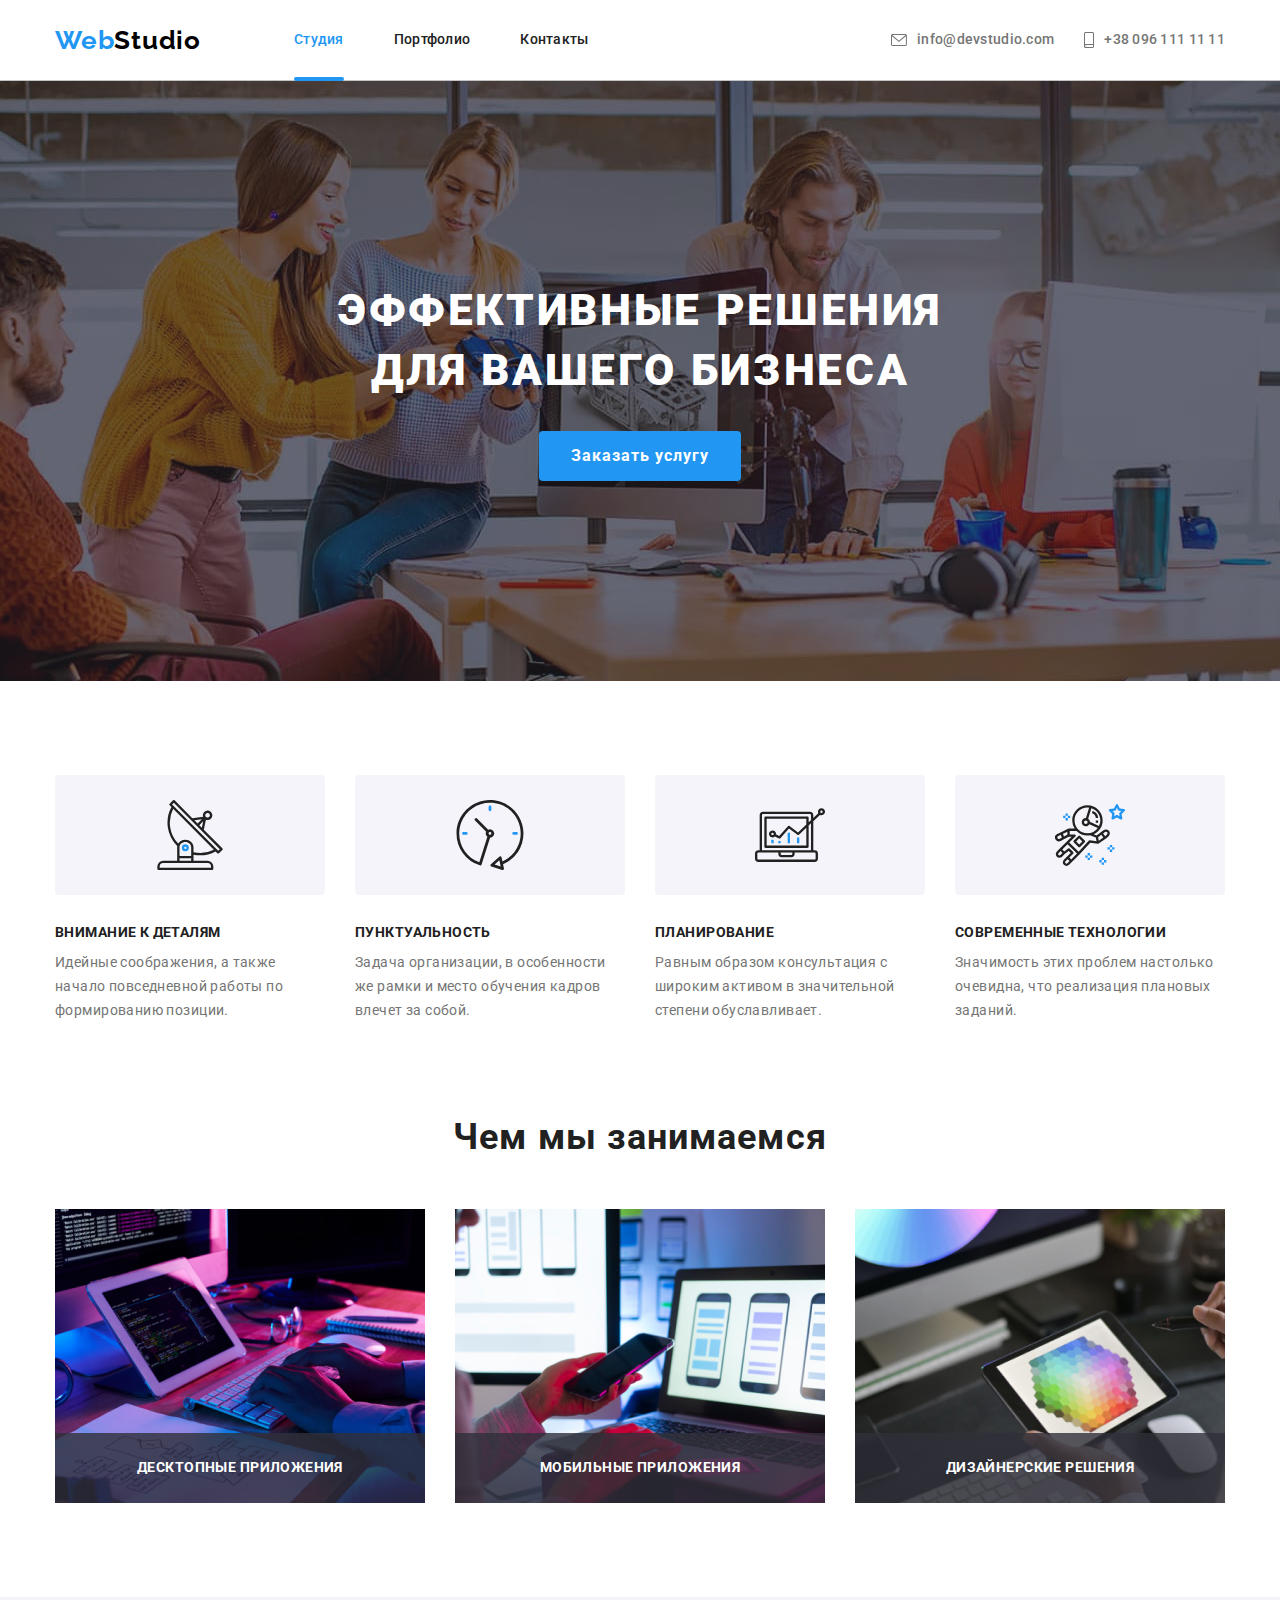
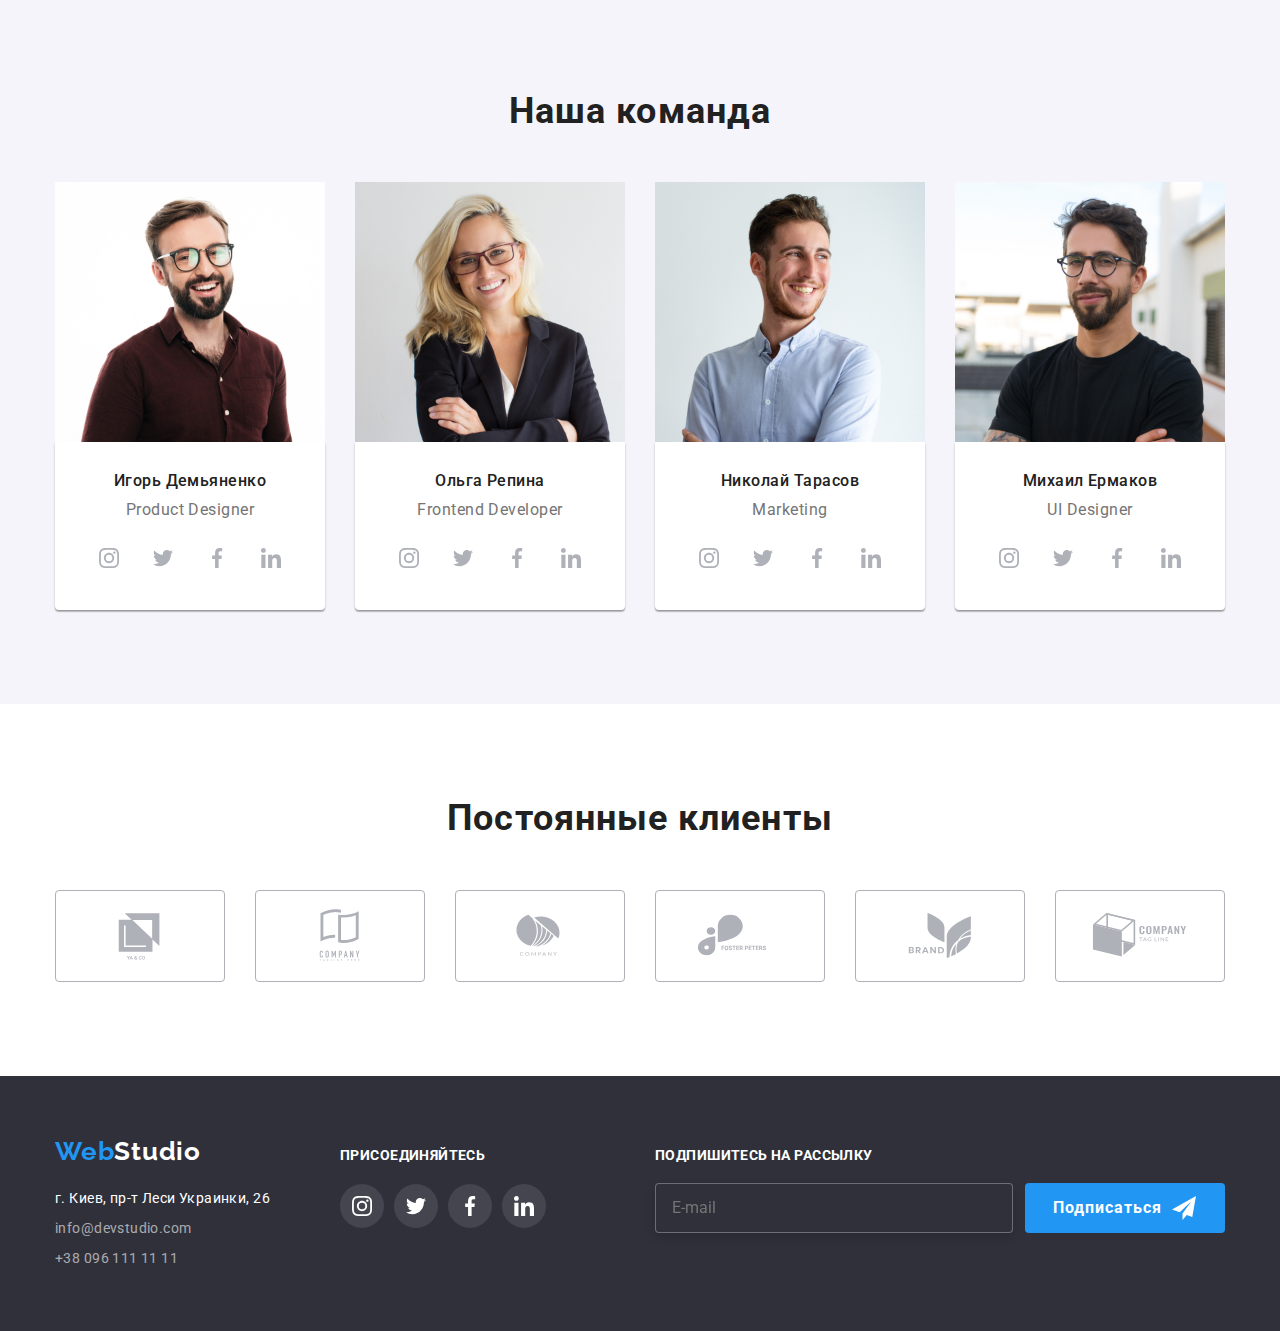
<file: index.html>
<!DOCTYPE html>
<html lang="en">
<head>
    <meta charset="UTF-8">
    <meta http-equiv="X-UA-Compatible" content="IE=edge">
    <meta name="viewport" content="width=device-width, initial-scale=1.0">
    <title>WebStudio</title>
    <link rel="stylesheet" href="https://cdnjs.cloudflare.com/ajax/libs/modern-normalize/1.0.0/modern-normalize.min.css" />
    <link rel="preconnect" href="https://fonts.googleapis.com">
    <link rel="preconnect" href="https://fonts.gstatic.com" crossorigin>
    <link href="https://fonts.googleapis.com/css2?family=Raleway:wght@700&family=Roboto:wght@400;500;700;900&display=swap" rel="stylesheet">
    <link rel="stylesheet" href="css/style.css">
</head>
<body>
    <header class="header-page">
        <div class="container">
            <nav class="navigation">
                <a  class="logo" href="./index.html" lang="en"><span>Web</span>Studio</a>
                <ul class="site-nav list">
                    <li class="nav-item item">
                        <a href="./index.html" class="link current">Студия</a>
                    </li>
                    <li class="nav-item item">
                        <a href="./portfolio.html" class="link">Портфолио</a>
                    </li>
                    <li class="nav-item item">
                        <a href="#" class="link">Контакты</a>
                    </li>
                </ul>
            </nav>
            <ul class="contact list">
                <li class="contact-item">
                    <a href="mailto:info@devstudio.com" class="link">
                        <svg class="bond" width="16" height="12">
                            <use href="./img/sprite.svg#icon-envelope"></use>
                        </svg>
                        info@devstudio.com
                    </a>
                </li>
                <li class="contact-item">
                    <a href="tel:+380961111111" class="link">
                        <svg class="bond" width="10" height="16">
                            <use href="./img/sprite.svg#icon-smartphone"></use>
                        </svg>
                        +38 096 111 11 11
                    </a>
                </li>
            </ul>
        </div>
    </header>
    <!-- Герой -->
    <main>
        <section class="post">
            <div class="container">
                <h1 class="post-title">
                    Эффективные решения <br> для вашего бизнеса
                </h1>
                <button type="button" class="post-button" data-modal-open>Заказать услугу</button>
            </div>
        </section>
        <section class="section">
            <div class="container">
                    <ul class="container-list list">
                        <li class="container-block">
                            <div class="concern">
                                <svg class="concern-icon">
                                    <use href="./img/sprite.svg#icon-antenna"></use>
                                </svg>
                            </div>   
                                <h3 class="container-title">Внимание к деталям</h3>
                                <p class="container-text">Идейные соображения, а также начало повседневной работы по формированию позиции.</p>
                        </li>
                        <li class="container-block">
                            <div class="concern">
                                <svg class="concern-icon">
                                    <use href="./img/sprite.svg#icon-clock"></use>
                                </svg>
                            </div>
                            <h3 class="container-title">Пунктуальность</h3>
                            <p class="container-text">Задача организации, в особенности же рамки и место обучения кадров влечет за собой.</p>
                        </li>
                        <li class="container-block">
                            <div class="concern">
                                <svg class="concern-icon">
                                    <use href="./img/sprite.svg#icon-diagram"></use>
                                </svg>
                            </div>
                            <h3 class="container-title">Планирование</h3>
                            <p class="container-text">Равным образом консультация с широким активом в значительной степени обуславливает.</p>
                        </li>
                        <li class="container-block">
                            <div class="concern">
                                <svg class="concern-icon">
                                    <use href="./img/sprite.svg#icon-astronaut"></use>
                                </svg>
                            </div>
                            <h3 class="container-title">Современные технологии</h3>
                            <p class="container-text">Значимость этих проблем настолько очевидна, что реализация плановых заданий.</p>
                        </li>
                    </ul>
            </div>
        </section>
        <section class="section-employment">
            <div class="container">
                <h2 class="occupation">Чем мы занимаемся</h2>
                <ul class="work list">
                    <li>
                        <div class="choice-services">
                            <img src="img/box1.jpg" alt="Event photo 1" width="370" height="294">
                            <p class="choice-services-text">Десктопные приложения</p>
                        </div>
                    </li>
                    <li>
                        <div class="choice-services">
                            <img src="img/box2.jpg" alt="Event photo 2" width="370" height="294">
                            <p class="choice-services-text">Мобильные приложения</p>
                        </div>
                    </li>
                    <li>
                        <div class="choice-services">
                            <img src="img/box3.jpg" alt="Event photo 3" width="370" height="294">
                            <p class="choice-services-text">Дизайнерские решения</p>
                        </div>
                    </li>
                </ul>
            </div>
        </section>
        <section class="section container-inner">
            <div class="container">
                <h2>Наша команда</h2>
                <ul class="team list">
                    <li>
                        <img src="img/img1.jpg" alt="Man with a beard" width="270" height="260">
                        <div class="personal-card">
                            <h3>Игорь Демьяненко</h3>
                            <p>Product Designer</p>
                            <ul class="special list">
                                <li class="social-page">
                                    <a href="#" class="social-page-icon">
                                        <svg class="icon" width="20" height="20">
                                            <use href="./img/sprite.svg#icon-instagram"></use>
                                        </svg>
                                    </a>
                                </li>
                                <li class="social-page">
                                    <a href="#" class="social-page-icon">
                                        <svg class="icon" width="20" height="20">
                                            <use href="./img/sprite.svg#icon-twitter"></use>
                                        </svg>
                                    </a>
                                </li>
                                <li class="social-page">
                                    <a href="#" class="social-page-icon">
                                        <svg class="icon" width="20" height="20">
                                            <use href="./img/sprite.svg#icon-facebook"></use>
                                        </svg>
                                    </a>
                                </li>
                                <li class="social-page">
                                    <a href="#" class="social-page-icon">
                                        <svg class="icon" width="20" height="20">
                                            <use href="./img/sprite.svg#icon-linkedin"></use>
                                        </svg>
                                    </a>
                                </li>
                            </ul>
                        </div>
                    </li>
                    <li>
                        <img src="img/img2.jpg" alt="Smiling woman" width="270" height="260">
                        <div class="personal-card">
                            <h3>Ольга Репина</h3>
                            <p>Frontend Developer</p>
                            <ul class="special list">
                                <li class="social-page">
                                    <a href="#" class="social-page-icon">
                                        <svg class="icon" width="20" height="20">
                                            <use href="./img/sprite.svg#icon-instagram"></use>
                                        </svg>
                                    </a>
                                </li>
                                <li class="social-page">
                                    <a href="#" class="social-page-icon">
                                        <svg class="icon" width="20" height="20">
                                            <use href="./img/sprite.svg#icon-twitter"></use>
                                        </svg>
                                    </a>
                                </li>
                                <li class="social-page">
                                    <a href="#" class="social-page-icon">
                                        <svg class="icon" width="20" height="20">
                                            <use href="./img/sprite.svg#icon-facebook"></use>
                                        </svg>
                                    </a>
                                </li>
                                <li class="social-page">
                                    <a href="#" class="social-page-icon">
                                        <svg class="icon" width="20" height="20">
                                            <use href="./img/sprite.svg#icon-linkedin"></use>
                                        </svg>
                                    </a>
                                </li>
                            </ul>
                        </div>
                    </li>
                    <li>
                        <img src="img/img3.jpg" alt="Man in white shirt" width="270" height="260">
                        <div class="personal-card">
                            <h3>Николай Тарасов</h3>
                            <p>Marketing</p>
                            <ul class="special list">
                                <li class="social-page">
                                    <a href="#" class="social-page-icon">
                                        <svg class="icon" width="20" height="20">
                                            <use href="./img/sprite.svg#icon-instagram"></use>
                                        </svg>
                                    </a>
                                </li>
                                <li class="social-page">
                                    <a href="#" class="social-page-icon">
                                        <svg class="icon" width="20" height="20">
                                            <use href="./img/sprite.svg#icon-twitter"></use>
                                        </svg>
                                    </a>
                                </li>
                                <li class="social-page">
                                    <a href="#" class="social-page-icon">
                                        <svg class="icon" width="20" height="20">
                                            <use href="./img/sprite.svg#icon-facebook"></use>
                                        </svg>
                                    </a>
                                </li>
                                <li class="social-page">
                                    <a href="#" class="social-page-icon">
                                        <svg class="icon" width="20" height="20">
                                            <use href="./img/sprite.svg#icon-linkedin"></use>
                                        </svg>
                                    </a>
                                </li>
                            </ul>
                        </div>
                    </li>
                    <li>
                        <img src="img/img4.jpg" alt="Sureman" width="270" height="260">
                        <div class="personal-card">
                            <h3>Михаил Ермаков</h3>
                            <p>UI Designer</p>
                            <ul class="special list">
                                <li class="social-page">
                                    <a href="#" class="social-page-icon">
                                        <svg class="icon" width="20" height="20">
                                            <use href="./img/sprite.svg#icon-instagram"></use>
                                        </svg>
                                    </a>
                                </li>
                                <li class="social-page">
                                    <a href="#" class="social-page-icon">
                                        <svg class="icon" width="20" height="20">
                                            <use href="./img/sprite.svg#icon-twitter"></use>
                                        </svg>
                                    </a>
                                </li>
                                <li class="social-page">
                                    <a href="#" class="social-page-icon">
                                        <svg class="icon" width="20" height="20">
                                            <use href="./img/sprite.svg#icon-facebook"></use>
                                        </svg>
                                    </a>
                                </li>
                                <li class="social-page">
                                    <a href="#" class="social-page-icon">
                                        <svg class="icon" width="20" height="20">
                                            <use href="./img/sprite.svg#icon-linkedin"></use>
                                        </svg>
                                    </a>
                                </li>
                            </ul>
                        </div>
                    </li>
                </ul>  
            </div>
        </section>
        <section class="section">
            <div class="container">
                <h2 class="clients">Постоянные клиенты</h2>
                <ul class="company list">
                    <li class="company-list">
                        <a href="#" class="company-icon">
                            <svg class="emblem" width="106" height="60">
                                <use href="./img/sprite.svg#icon-yaco"></use>
                            </svg>
                        </a>
                    </li>
                    <li class="company-list">
                        <a href="#" class="company-icon">
                            <svg class="emblem" width="106" height="60">
                                <use href="./img/sprite.svg#icon-tagline"></use>
                            </svg>
                        </a>
                    </li>
                    <li class="company-list">
                        <a href="#" class="company-icon">
                            <svg class="emblem" width="106" height="60">
                                <use href="./img/sprite.svg#icon-company"></use>
                            </svg>
                        </a>
                    </li>
                    <li class="company-list">
                        <a href="#" class="company-icon">
                            <svg class="emblem" width="106" height="60">
                                <use href="./img/sprite.svg#icon-foster"></use>
                            </svg>
                        </a>
                    </li>
                    <li class="company-list">
                        <a href="#" class="company-icon">
                            <svg class="emblem" width="106" height="60">
                                <use href="./img/sprite.svg#icon-brand"></use>
                            </svg>
                        </a>
                    </li>
                    <li class="company-list">
                        <a href="#" class="company-icon">
                            <svg class="emblem" width="106" height="60">
                                <use href="./img/sprite.svg#icon-tgline"></use>
                            </svg>
                        </a>
                    </li>
                </ul>
            </div>
        </section>
    </main>
    <footer class="footer-page">
        <div class="container location">
            <div>
                <a class="logo down" href="./index.html" lang="en"><span>Web</span>Studio</a>
                <address class="address">
                    <ul class="footer-contact list">
                        <li>
                            <a class="address-text" href="https://goo.gl/maps/ruB2v3rZitqbdLSk9" target="_blank">г. Киев, пр-т Леси Украинки, 26</a>
                        </li>
                        <li>
                            <a class="link" href="mailto:info@devstudio.com">info@devstudio.com</a>
                        </li>
                        <li>
                            <a class="link" href="tel:+380961111111">+38 096 111 11 11</a>
                        </li>
                    </ul>
                </address>
            </div>

            <div class="footer-conection">
                <p class="social-title">Присоединяйтесь</p>
                <ul class="footer-social list">
                    <li class="footer-social-item">
                        <a href="#" class="footer-social-page">
                            <svg class="social-icon" width="20" height="20">
                                <use href="./img/sprite.svg#icon-instagram"></use>
                            </svg>
                        </a>
                    </li>
                    <li class="footer-social-item">
                        <a href="#" class="footer-social-page">
                            <svg class="social-icon" width="20" height="20">
                                <use href="./img/sprite.svg#icon-twitter"></use>
                            </svg>
                        </a>
                    </li>
                    <li class="footer-social-item">
                        <a href="#" class="footer-social-page">
                            <svg class="social-icon" width="20" height="20">
                                <use href="./img/sprite.svg#icon-facebook"></use>
                            </svg>
                        </a>
                    </li>
                    <li class="footer-social-item">
                        <a href="#" class="footer-social-page">
                            <svg class="social-icon" width="20" height="20">
                                <use href="./img/sprite.svg#icon-linkedin"></use>
                            </svg>
                        </a>
                    </li>
                </ul>
            </div>

            <form class="subscribe-form">
                <p class="subscribe-title">Подпишитесь на рассылку</p>
                <div class="subscribe-box">
                    <label class="subscribe-form-place">
                        <input class="subscribe-form-input" type="email" name="email" id="mail" placeholder="E-mail" />
                    </label>
                    <button type="button" class="subscribe-form-button">
                        Подписаться
                        <svg class="subscribe-icon" width="24" height="24">
                            <use href="./img/sprite.svg#icon-icon-send"></use>
                        </svg>
                    </button>
                </div>
            </form>
        </div>
    </footer>
    <!-- Модальное окно -->
    <div class="backdrop is-hidden" data-modal>
        <div class="modal" role="group">
            <form class="modal-form">
                <p class="modal-title">Оставьте свои данные, мы вам перезвоним<p>
                <label class="form-field log">
                    <span class="form-field-text">Имя</span>
                    <input class="form-input" type="text" name="name" id="name" />
                    <svg class="form-icon" width="18" height="18">
                        <use href="./img/sprite.svg#icon-person-black"></use>
                    </svg>
                </label>
                <label class="form-field log">
                    <span class="form-field-text">Телефон</span>
                    <input class="form-input" type="tel" name="tel" id="tel" />
                    <svg class="form-icon" width="18" height="18">
                        <use href="./img/sprite.svg#icon-phone-black"></use>
                    </svg>
                </label>
                <label class="form-field log">
                    <span class="form-field-text">Почта</span>
                    <input class="form-input" type="email" name="email" id="email" />
                    <svg class="form-icon" width="18" height="18">
                        <use href="./img/sprite.svg#icon-email-black"></use>
                    </svg>
                </label>

                <label class="form-field way">
                    <span class="form-field-text">Комментарий</span> 
                    <textarea class="commentary" name="commentary" id="commentary" rows="10" placeholder="Введите текст"></textarea>
                </label>

                <label class="form-policy">
                    <input class="form-policy-checkbox hidden-checkbox" type="checkbox" id="policy" />
                    <span class="policy-icon"></span>
                    <span class="form-policy-text">Соглашаюсь с рассылкой и принимаю &nbsp;
                    <a class="form-policy-link" href="#">Условия договора</a></span>
                </label>

                <button class="form-button" type="submit">Отправить</button>
            </form>
            <button data-modal-close class="modal-close-button">
                <svg class="modal-close-icon" width="18" height="18">
                    <use href="./img/sprite.svg#icon-close-black"></use>
                </svg>
            </button>
        </div>
    </div>
    <script src="./js/modal.js"></script>
</body>
</html>
</file>
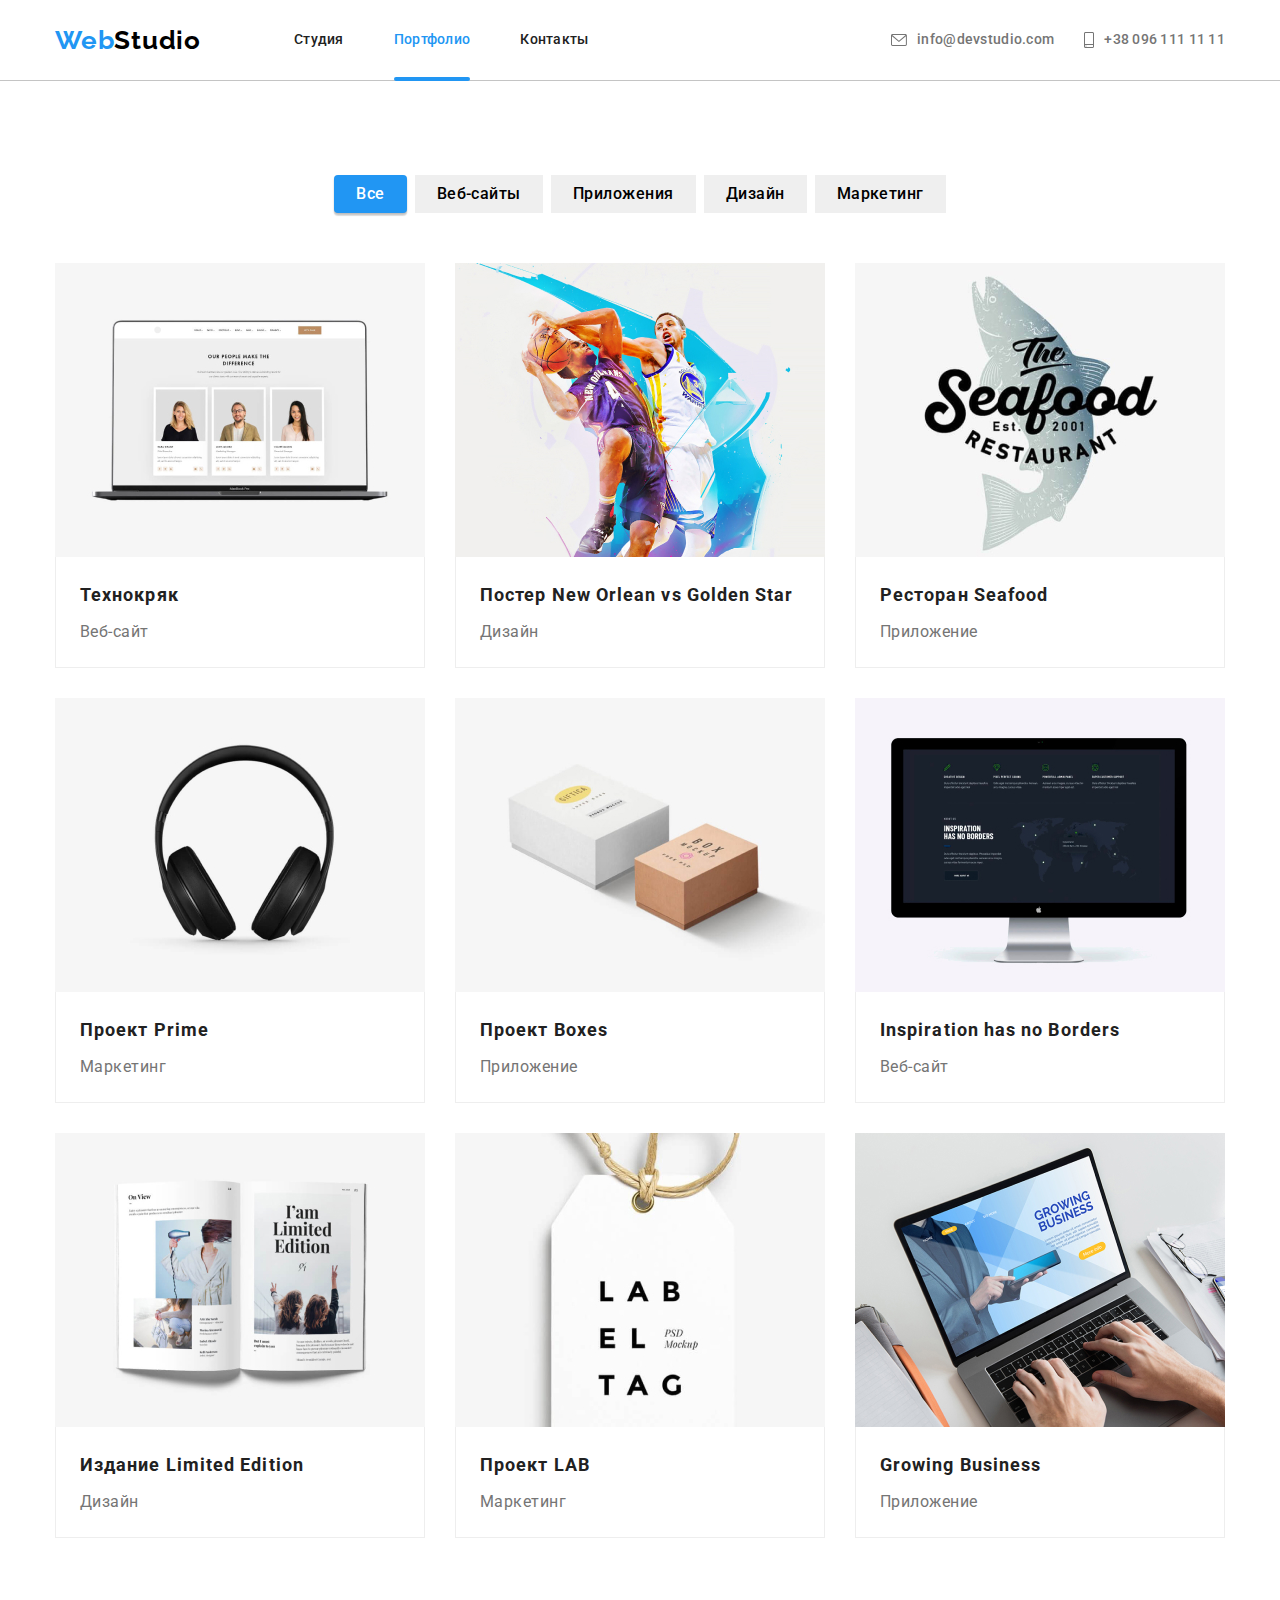
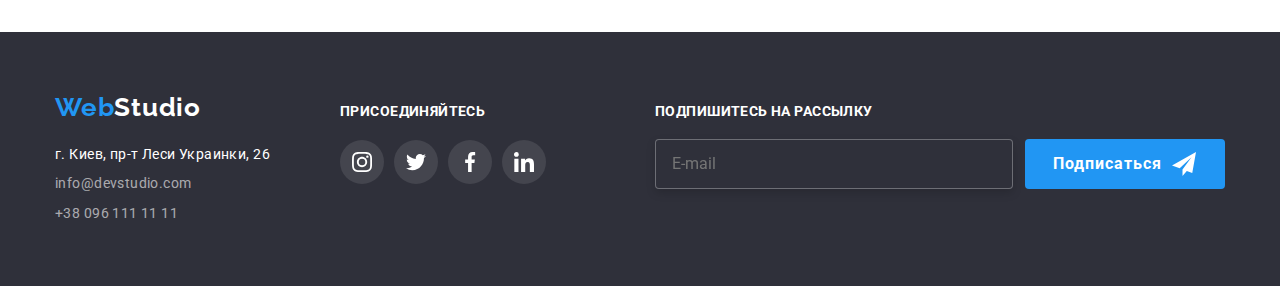
<file: portfolio.html>
<!DOCTYPE html>
<html lang="en">
<head>
    <link rel="stylesheet" href="https://cdnjs.cloudflare.com/ajax/libs/modern-normalize/1.0.0/modern-normalize.min.css" />
    <meta charset="UTF-8">
    <meta http-equiv="X-UA-Compatible" content="IE=edge">
    <meta name="viewport" content="width=device-width, initial-scale=1.0">
    <link rel="preconnect" href="https://fonts.googleapis.com">
    <link rel="preconnect" href="https://fonts.gstatic.com" crossorigin>
    <link
        href="https://fonts.googleapis.com/css2?family=Raleway:wght@700&family=Roboto:wght@400;500;700;900&display=swap"
        rel="stylesheet">
    <title>portfolio</title>
    <link rel="stylesheet" href="css/style.css">
</head>
<body>
    <header class="header-page">
        <div class="container row">
            <a class="logo" href="./index.html" lang="en"><span>Web</span>Studio</a>
            <nav class="navigation">
                <ul class="site-nav list">
                    <li class="nav-item item">
                        <a href="./index.html" class="link">Студия</a>
                    </li>
                    <li class="nav-item item">
                        <a href="./portfolio.html" class="link current">Портфолио</a>
                    </li>
                    <li class="nav-item item">
                        <a href="#" class="link">Контакты</a>
                    </li>
                </ul>
            </nav>
            <ul class="contact list">
                <li class="contact-item">
                    <a href="mailto:info@devstudio.com" class="link">
                        <svg class="bond" width="16px" height="12px">
                            <use href="./img/sprite.svg#icon-envelope"></use>
                        </svg>
                        info@devstudio.com
                    </a>
                </li>
                <li class="contact-item">
                    <a href="tel:+380961111111" class="link">
                        <svg class="bond" width="10px" height="16px">
                            <use href="./img/sprite.svg#icon-smartphone"></use>
                        </svg>
                        +38 096 111 11 11
                    </a>
                </li>
            </ul>
        </div>
    </header>
    <!-- portfolio -->
    <main>
        <section class="section">
            <div class="container">
                <h1 hidden>Portfolio</h1>
                <ul class="filter list">
                    <li class="button-line">
                        <button type="button" class="filter-button current">Все</button>
                    </li>
                    <li class="button-line">
                        <button type="button" class="filter-button">Веб-сайты</button>
                    </li>
                    <li class="button-line">
                        <button type="button" class="filter-button">Приложения</button>
                    </li>
                    <li class="button-line">
                        <button type="button" class="filter-button">Дизайн</button>
                    </li>
                    <li class="button-line">
                        <button type="button" class="filter-button">Маркетинг</button>
                    </li>
                </ul>
                <ul class="content list">
                    <li class="content-item">
                        <a class="content-item-link link" href="#">
                            <div class="product-thumb">
                                <img src="./img/techno1.jpg" alt="главная страница" width="370" height="294" />
                                <p class="product-text">Технокряк это современная площадка распространения коронавируса. Компании используют эту платформу для цифрового шпионажа и атак на защищённые сервера конкурентов.</p>
                            </div>
                            <div class="card-title">
                                <h2 class="content-name">Технокряк</h2>
                                <p class="content-text">Веб-сайт</p>
                            </div>
                        </a>
                    </li>
                    <li class="content-item">
                        <a class="content-item-link link" href="#">
                            <div class="product-thumb">
                                <img src="./img/techno2.jpg" alt="баскетбольные игроки" width="370" height="294"/>
                                <p class="product-text">Технокряк это современная площадка распространения коронавируса. Компании используют эту платформу для цифрового шпионажа и атак на защищённые сервера конкурентов.</p>
                            </div>
                            <div class="card-title">
                                <h2 class="content-name">
                                    Постер <span lang="en">New Orlean vs Golden Star</span>
                                </h2>
                                <p class="content-text">Дизайн</p>
                            </div>
                        </a>
                    </li>
                    <li class="content-item">
                        <a class="content-item-link link" href="#">
                            <div class="product-thumb">
                                <img src="./img/techno3.jpg" alt="ресторан морепродуктов" width="370" height="294"/>
                                <p class="product-text">Технокряк это современная площадка распространения коронавируса. Компании используют эту платформу для цифрового шпионажа и атак на защищённые сервера конкурентов.</p>
                            </div>
                            <div class="card-title">
                                <h2 class="content-name">
                                    Ресторан <span lang="en">Seafood</span>
                                </h2>
                                <p class="content-text">Приложение</p>
                            </div>
                        </a> 
                    </li>
                    <li class="content-item">
                        <a class="content-item-link link" href="#">
                            <div class="product-thumb">
                                <img src="./img/techno4.jpg" alt="наушники" width="370" height="294"/>
                                <p class="product-text">Технокряк это современная площадка распространения коронавируса. Компании используют эту платформу для цифрового шпионажа и атак на защищённые сервера конкурентов.</p>
                            </div>
                            <div class="card-title">
                                <h2 class="content-name">Проект <span lang="en">Prime</span></h2>
                                <p class="content-text">Маркетинг</p>              
                            </div>
                        </a>
                    </li>
                    <li class="content-item">
                        <a class="content-item-link link" href="#">
                            <div class="product-thumb">
                                <img src="./img/techno5.jpg" alt="две посылки" width="370" height="294"/>
                                <p class="product-text">Технокряк это современная площадка распространения коронавируса. Компании используют эту
                                    платформу для цифрового шпионажа и атак на защищённые сервера конкурентов.</p>
                            </div>
                            <div class="card-title">
                                <h2 class="content-name">Проект <span lang="en">Boxes</span></h2>
                                <p class="content-text">Приложение</p>
                            </div>
                        </a>
                    </li>
                    <li class="content-item">
                        <a class="content-item-link link" href="#">
                            <div class="product-thumb">
                                <img src="./img/techno6.jpg" alt="экран компьютера" width="370" height="294"/>
                                <p class="product-text">Технокряк это современная площадка распространения коронавируса. Компании используют эту
                                    платформу для цифрового шпионажа и атак на защищённые сервера конкурентов.</p>
                            </div>
                            <div class="card-title">
                                <h2 lang="en" class="content-name">Inspiration has no Borders</h2>
                                <p class="content-text">Веб-сайт</p>
                            </div>
                        </a>
                    </li>
                    <li class="content-item">
                        <a class="content-item-link link" href="#">
                            <div class="product-thumb">
                                <img src="./img/techno7.jpg" alt="интересный журнал" width="370" height="294"/>
                                <p class="product-text">Технокряк это современная площадка распространения коронавируса. Компании используют эту
                                    платформу для цифрового шпионажа и атак на защищённые сервера конкурентов.</p>
                            </div>
                            <div class="card-title">
                                <h2 class="content-name">
                                    Издание <span lang="en">Limited Edition</span>
                                </h2>
                                <p class="content-text">Дизайн</p>
                            </div>
                        </a>
                    </li>
                    <li class="content-item">
                        <a class="content-item-link link" href="#">
                            <div class="product-thumb">
                                <img src="./img/techno8.jpg" alt="бейджик" width="370" height="294"/>
                                <p class="product-text">Технокряк это современная площадка распространения коронавируса. Компании используют эту
                                    платформу для цифрового шпионажа и атак на защищённые сервера конкурентов.</p>
                            </div>
                            <div class="card-title">
                                <h2 class="content-name">Проект <span lang="en">LAB</span></h2>
                                <p class="content-text">Маркетинг</p>
                            </div>
                        </a>
                    </li>
                    <li class="content-item">
                        <a class="content-item-link link" href="#">
                            <div class="product-thumb">
                                <img src="./img/techno9.jpg" alt="разработка макета на ноутбуке" width="370" height="294"/>
                                <p class="product-text">Технокряк это современная площадка распространения коронавируса. Компании используют эту
                                    платформу для цифрового шпионажа и атак на защищённые сервера конкурентов.</p>
                            </div>
                            <div class="card-title">
                                <h2 lang="en" class="content-name">Growing Business</h2>
                                <p class="content-text">Приложение</p>
                            </div>
                        </a>
                    </li>
                </ul>
            </div>
        </section>
    </main>
    <!--Footer-->
    <footer class="footer-page">
        <div class="container location">
            <div>
                <a class="logo down" href="./index.html" lang="en"><span>Web</span>Studio</a>
                <address class="address">
                    <ul class="footer-contact list">
                        <li>
                            <a class="address-text" href="https://goo.gl/maps/ruB2v3rZitqbdLSk9" target="_blank">г. Киев,
                                пр-т Леси Украинки, 26</a>
                        </li>
                        <li>
                            <a class="link" href="mailto:info@devstudio.com">info@devstudio.com</a>
                        </li>
                        <li>
                            <a class="link" href="tel:+380961111111">+38 096 111 11 11</a>
                        </li>
                    </ul>
                </address>
            </div>
    
            <div class="footer-conection">
                <p class="social-title">Присоединяйтесь</p>
                <ul class="footer-social list">
                    <li class="footer-social-item">
                        <a href="#" class="footer-social-page">
                            <svg class="social-icon" width="20" height="20">
                                <use href="./img/sprite.svg#icon-instagram"></use>
                            </svg>
                        </a>
                    </li>
                    <li class="footer-social-item">
                        <a href="#" class="footer-social-page">
                            <svg class="social-icon" width="20" height="20">
                                <use href="./img/sprite.svg#icon-twitter"></use>
                            </svg>
                        </a>
                    </li>
                    <li class="footer-social-item">
                        <a href="#" class="footer-social-page">
                            <svg class="social-icon" width="20" height="20">
                                <use href="./img/sprite.svg#icon-facebook"></use>
                            </svg>
                        </a>
                    </li>
                    <li class="footer-social-item">
                        <a href="#" class="footer-social-page">
                            <svg class="social-icon" width="20" height="20">
                                <use href="./img/sprite.svg#icon-linkedin"></use>
                            </svg>
                        </a>
                    </li>
                </ul>
            </div>
    
            <form class="subscribe-form">
                <p class="subscribe-title">Подпишитесь на рассылку</p>
                <div class="subscribe-box">
                    <label class="subscribe-form-place">
                        <input class="subscribe-form-input" type="email" name="email" id="email" placeholder="E-mail" />
                    </label>
                    <button type="button" class="subscribe-form-button">
                        Подписаться
                        <svg class="subscribe-icon" width="24" height="24">
                            <use href="./img/sprite.svg#icon-icon-send"></use>
                        </svg>
                    </button>
                </div>
            </form>
        </div>
    </footer>
</body>
</html>
</file>
<file: css/style.css>
:root {
  --primary-text-color: #757575;
  --title-text-color: #212121;
  --secondary-text-color: #ffffff;
  --primary-button-color: #188ce8;
  --background-button-color: #f5f4fa;
  --primary-background-color: #ffffff;
  --secondary-background-color: #2f303a;
  --accent-color: #2196f3;
  --social-text-color: #afb1b8;
  --secondary-address-color: rgba(255, 255, 255, 0.6);
  --choice-services-color: rgba(47, 48, 58, 0.8);
  --logo-color: #000000;
  --background-team-color: #f5f4fa;
  --card-shadow: 0px 1px 3px rgba(0, 0, 0, 0.12),
    0px 1px 1px rgba(0, 0, 0, 0.14), 0px 2px 1px rgba(0, 0, 0, 0.2);
  --cubic-bezier: cubic-bezier(0.4, 0, 0.2, 1);
}
body {
  margin: 0;
  color: var(--primary-text-color);
  background-color: var(--primary-background-color);
  font-family: Roboto, sans-serif;
}
html {
  box-sizing: border-box;
}

*,
*::before,
*::after {
  box-sizing: inherit;
}

.container {
  width: 1200px;
  margin: 0 auto;
  padding-left: 15px;
  padding-right: 15px;
}
.section {
  padding-top: 94px;
  padding-bottom: 94px;
}

.list {
  padding: 0;
  margin: 0;
  list-style: none;
}
h1,
h2,
h3,
p {
  margin-bottom: 0;
  margin-top: 0;
}

img {
  display: block;
  max-width: 100%;
  height: auto;
}

/* Color of navigation */
.link {
  color: var(--title-text-color);
  text-decoration: none;
  cursor: pointer;
  transition: color 250ms var(--cubic-bezier);
}

/* Header  */
.container .item:not(:last-child) {
  margin-right: 50px;
}
.header-page .container,
.navigation,
.site-nav,
.contact.list {
  display: flex;
  align-items: center;
}
.contact .link {
  color: var(--primary-text-color);
  font-weight: 500;
  font-size: 14px;
  line-height: 1.14;
  letter-spacing: 0.02em;
}

.site-nav {
  font-weight: 500;
  font-size: 14px;
  line-height: 1.14;
  letter-spacing: 0.02em;
  margin-left: 93px;
}
.nav-item .link,
.contact-item .link {
  display: flex;
  align-items: center;
  padding-top: 32px;
  padding-bottom: 32px;
}
/* -----Подчеркивание ссылок----- */
.nav-item.item {
  position: relative;
}

.link.current::after {
  display: block;
  position: absolute;
  content: "";
  width: 100%;
  height: 4px;
  bottom: -1px;
  background-color: var(--accent-color);
  border-radius: 2px;
  /* transition: transform 250ms var(--cubic-bezier);
  transform: scaleX(0%); */
}
/* .link.current:hover::after {
  transform: scaleX(100%);
} */
/* ------------------------------------ */
.contact {
  margin-left: auto;
}
.contact-item {
  padding: 0px;
  display: flex;
}
/* Значки слева от телефона и почты 2 вариант */
.bond {
  margin-right: 10px;
  fill: currentColor;
}

.contact-item a:hover,
.contact-item a:focus {
  color: var(--accent-color);
}

.container .contact-item:not(:last-child) {
  margin-right: 30px;
}

.site-nav .link.current {
  color: var(--accent-color);
}
/* Нижняя граница хедера в сером цвете */
.header-page {
  border-bottom: 1px solid #c4c4c4;
}

/* Main */
.post {
  display: flex;
  min-height: 600px;
  max-width: 1600px;
  background-color: var(--secondary-background-color);
  margin-right: auto;
  margin-left: auto;
  align-items: center;
  justify-content: center;
  text-align: center;
  background-position: center;
  background-repeat: no-repeat;
  background-size: cover;
  background-image: linear-gradient(
      to right,
      rgba(47, 48, 58, 0.4),
      rgba(47, 48, 58, 0.4)
    ),
    url("../img/Header.jpg");
  width: 100%;
}

.post-title {
  margin: 0 auto;
  color: var(--secondary-text-color);
  font-weight: 900;
  font-size: 44px;
  line-height: 1.36;
  letter-spacing: 0.06em;
  text-transform: uppercase;
  max-width: 696px;
  margin-bottom: 30px;
}

.post-button {
  color: var(--secondary-text-color);
  background-color: var(--accent-color);
  /* margin-top: 30px; */
  margin-bottom: 0;
  font-family: inherit;
  text-align: center;
  align-items: center;
  min-width: 200px;
  padding: 10px 32px;
  font-weight: 700;
  font-size: 16px;
  line-height: 1.87;
  border-radius: 4px;
  letter-spacing: 0.06em;
  border: none;
  cursor: pointer;
}
/* Container text */
.container-list {
  /* НОВОЕ */
  display: flex;
}
/* Для блочка мейн значки вариант 2 */
/* Картинки в 1 секции */
.concern {
  margin-bottom: 30px;
  display: flex;
  justify-content: center;
  align-items: center;
  width: 270px;
  height: 120px;
  margin-bottom: 30px;
  border-radius: 4px;
  background-color: var(--background-button-color);
}
.concern-icon {
  width: 70px;
  height: 70px;
}
.container-title {
  color: var(--title-text-color);
  font-weight: 700;
  font-size: 14px;
  line-height: 1.14;
  letter-spacing: 0.03em;
  text-transform: uppercase;
  margin-bottom: 10px;
}
.container-text {
  font-weight: 400;
  font-size: 14px;
  line-height: 1.71;
  letter-spacing: 0.03em;
}
.container-block {
  min-width: 270px;
}
.container-block:not(:last-child) {
  margin-right: 30px;
}
/* --------Чем мы занимаемся--------- */
.occupation {
  color: var(--title-text-color);
  font-weight: 700;
  font-size: 36px;
  line-height: 1.16;
  align-items: center;
  text-align: center;
  letter-spacing: 0.03em;
  margin-top: 0;
  margin-bottom: 50px;
}
.section-employment {
  padding-bottom: 94px;
}
.work.list {
  display: flex;
  justify-content: space-between;
}

.choice-services {
  position: relative;
}
.choice-services-text {
  display: flex;
  justify-content: center;
  align-items: center;
  text-align: center;
  position: absolute;

  bottom: 0;
  left: 0;
  width: 100%;
  height: 70px;
  margin: 0;

  font-style: normal;
  font-weight: 700;
  font-size: 14px;
  line-height: 1.14;
  text-align: center;
  letter-spacing: 0.03em;
  text-transform: uppercase;
  color: var(--secondary-text-color);
  background-color: var(--choice-services-color);
}

/* ------Наша команда---------- */
.container-inner {
  color: var(--title-text-color);
  background-color: var(--background-team-color);
}
.personal-card {
  display: block;
  padding: 30px 32px;
}
.container-inner h2 {
  font-weight: 700;
  font-size: 36px;
  line-height: 1.16;
  text-align: center;
  letter-spacing: 0.03em;
  margin-top: 0;
  margin-bottom: 50px;
}

.container-inner p {
  color: var(--primary-text-color);
}
.team.list {
  display: flex;
  justify-content: space-between;
}
.personal-card h3 {
  font-weight: 500;
  font-size: 16px;
  line-height: 1.18;
  text-align: center;
  letter-spacing: 0.03em;
  margin-bottom: 10px;
}
.personal-card p {
  font-weight: 400;
  font-size: 16px;
  line-height: 1.18;
  text-align: center;
  letter-spacing: 0.03em;
}
.personal-card {
  box-shadow: var(--card-shadow);
  border-radius: 0px 0px 4px 4px;
  background-color: var(--primary-background-color);
}

.special {
  display: flex;
  margin-top: 16px;
}

.social-page-icon {
  display: flex;
  align-items: center;
  justify-content: center;
  width: 44px;
  height: 44px;
  fill: var(--social-text-color);
  border-radius: 50%;

  transition: background-color 250ms var(--cubic-bezier),
    fill 250ms var(--cubic-bezier);
}

.social-page:not(:last-child) {
  margin-right: 10px;
}

.social-page-icon:hover,
.social-page-icon:focus {
  background-color: var(--accent-color);
  fill: var(--primary-background-color);
}

/* ---------------------------------------- */
/* Just focus and hover */
.address-text:focus,
.address-text:hover,
.logo:hover,
.logo:focus,
.logo.down:hover,
.logo.down:focus,
.footer-contact .link:focus,
.footer-contact .link:hover,
.site-nav .link:focus,
.site-nav .link:hover {
  color: var(--accent-color);
}
.post-button:focus,
.post-button:hover {
  background-color: var(--primary-button-color);
  box-shadow: 0px 4px 4px rgba(0, 0, 0, 0.15);
  border-radius: 4px;
}

.filter-button:focus,
.filter-button:hover {
  color: var(--secondary-text-color);
}

/* Logo */
.logo {
  color: var(--logo-color);
  font-family: Raleway;
  font-style: normal;
  font-weight: 700;
  font-size: 26px;
  line-height: 1.19;
  letter-spacing: 0.03em;
  text-decoration: none;

  transition: color 250ms var(--cubic-bezier);
}
/* Made our Web to bluey */
.logo > span {
  color: var(--accent-color);
}

/* Эмблемки для Постоянные клиенты */
.clients {
  color: var(--title-text-color);
  font-weight: 700;
  font-size: 36px;
  line-height: 1.16;
  text-align: center;
  letter-spacing: 0.03em;
  margin-bottom: 50px;
}
.company {
  display: flex;
}
.company-icon {
  width: 170px;
  height: 92px;
  display: flex;
  align-items: center;
  justify-content: center;
  border: 1px solid var(--social-text-color);
  box-sizing: border-box;
  border-radius: 4px;
  fill: var(--social-text-color);

  transition: fill 250ms var(--cubic-bezier),
    border-color 250ms var(--cubic-bezier);
}
.company-list:not(:last-child) {
  margin-right: 30px;
}

.company-icon:hover,
.company-icon:focus,
.emblem:hover,
.emblem:focus {
  fill: var(--accent-color);
  border-color: var(--accent-color);
}

/* --------- Footer --------*/
.footer-page {
  background-color: var(--secondary-background-color);
  padding: 60px 0 60px 0;
}
.footer-page .location {
  /* display: -webkit-box; */
  display: flex;
  align-items: baseline;
}

.footer-contact li:not(:last-child) {
  margin-bottom: 6px;
}
.address-text {
  color: var(--secondary-text-color);
  font-family: "Roboto", sans-serif;
  font-style: normal;
  font-weight: 400;
  font-size: 14px;
  line-height: 1.71;
  letter-spacing: 0.03em;
  text-decoration: none;
  transition: color 250ms var(--cubic-bezier);
}
.logo.down {
  color: var(--secondary-text-color);
}
.address {
  margin-top: 20px;
}
.footer-contact .link {
  color: var(--secondary-address-color);
  font-style: normal;
  font-weight: 400;
  font-size: 14px;
  line-height: 1.71;
  letter-spacing: 0.03em;
}

.social-title {
  color: var(--secondary-text-color);
  font-style: normal;
  font-weight: 700;
  font-size: 14px;
  line-height: 1.14;
  letter-spacing: 0.03em;
  text-transform: uppercase;
  margin-bottom: 20px;
}
.footer-social {
  display: flex;
}
.footer-social-page {
  display: flex;
  align-items: center;
  justify-content: center;
  /* padding: 12px; */
  width: 44px;
  height: 44px;
  border-radius: 50%;
  fill: var(--secondary-text-color);
  background: rgba(255, 255, 255, 0.1);

  transition: background-color 250ms var(--cubic-bezier);
}
.footer-social-item {
  margin: 0;
}

.footer-social-item:not(:last-child) {
  margin-right: 10px;
}

.footer-social-page:hover,
.footer-social-page:focus {
  background-color: var(--accent-color);
}

.footer-conection {
  margin-left: 70px;
}

/* ------Подпишитесь на рассылку------ */
.subscribe-form {
  margin-left: auto;
}
.subscribe-box {
  display: flex;
}
.subscribe-form-place {
  position: relative;
}
.subscribe-title {
  color: var(--secondary-text-color);
  font-style: normal;
  font-weight: 700;
  font-size: 14px;
  line-height: 16px;
  letter-spacing: 0.03em;
  text-transform: uppercase;
  margin-bottom: 20px;
}
.subscribe-form-input {
  padding-left: 16px;
  padding-top: 15px;
  padding-bottom: 15px;
  width: 358px;
  height: 50px;
  border: 1px solid rgba(255, 255, 255, 0.3);
  box-sizing: border-box;
  filter: drop-shadow(0px 4px 4px rgba(0, 0, 0, 0.15));
  border-radius: 4px;
  background-color: rgba(47, 48, 58, 1);
  color: #fff;
}

.subscribe-icon {
  margin-left: 10px;
}
.subscribe-form-button {
  display: flex;
  color: var(--secondary-text-color);
  background-color: var(--accent-color);
  margin-bottom: 0;
  margin-left: 12px;
  font-style: normal;
  font-family: inherit;
  text-align: center;
  align-items: center;
  width: 200px;
  padding: 10px 28px;
  font-weight: 700;
  font-size: 16px;
  line-height: 1.87;
  border-radius: 4px;
  letter-spacing: 0.06em;
  border: none;
  cursor: pointer;
}

.subscribe-form-button:focus,
.subscribe-form-button:hover {
  background-color: var(--primary-button-color);
  box-shadow: 0px 4px 4px rgba(0, 0, 0, 0.15);
  border-radius: 4px;
}
/* ----------------------------------- */

/* ---------Portfolio------------ */
.filter {
  display: flex;
  margin-bottom: 50px;
  text-align: center;
  align-items: center;
  justify-content: center;
  font-family: inherit;
}
.button-line {
  background-color: var(--background-button-color);
  border-radius: 4px;
}
.filter-button {
  font-weight: 500;
  font-size: 16px;
  line-height: 1.62;
  text-align: center;
  cursor: pointer;
  letter-spacing: 0.03em;
  padding: 6px 22px;
  border: none;
  /* -----Кнопки в портфолио плавно подсвечиваются------- */
  transition: background-color 250ms var(--cubic-bezier),
    box-shadow 250ms var(--cubic-bezier), color 250ms var(--cubic-bezier);
}
.button-line:not(:first-child) {
  margin-left: 8px;
}
.filter-button.current {
  background-color: var(--accent-color);
  color: var(--secondary-text-color);
  box-shadow: 0px 3px 1px rgba(0, 0, 0, 0.1), 0px 1px 2px rgba(0, 0, 0, 0.08),
    0px 2px 2px rgba(0, 0, 0, 0.12);
  border-radius: 4px;
}
.filter-button:focus,
.filter-button:hover,
.filter-button:active {
  background-color: var(--accent-color);
  box-shadow: 0px 3px 1px rgba(0, 0, 0, 0.1), 0px 1px 2px rgba(0, 0, 0, 0.08),
    0px 2px 2px rgba(0, 0, 0, 0.12);
  border-radius: 4px;
}
/* Карточки */
.content-name {
  color: var(--title-text-color);
  font-weight: 700;
  font-size: 18px;
  line-height: 2;
  letter-spacing: 0.06em;
  margin-bottom: 4px;
}
.content-text {
  font-weight: 400;
  font-size: 16px;
  line-height: 1.87;
  letter-spacing: 0.03em;
  color: var(--primary-text-color);
}

/* Самый правильный для меня отступ между карточками */
/* Карточки-3х3 */
.content.list {
  display: flex;
  flex-wrap: wrap;
}
.content-item {
  margin-right: 30px;
  margin-bottom: 30px;
  flex-basis: calc((100% - 60px) / 3);
}
.content-item:nth-child(3n) {
  margin-right: 0;
}
.content-item:nth-last-child(-n + 3) {
  margin-bottom: 0;
}

.content-item-link {
  display: block;
}

/* Тень для карточек в портфолио */

.content-item-link {
  display: block;
  transition: box-shadow 250ms var(--cubic-bezier);
}

.content-item-link:hover,
.content-item-link:focus {
  box-shadow: 0px 1px 1px rgba(0, 0, 0, 0.12), 0px 4px 4px rgba(0, 0, 0, 0.06),
    1px 4px 6px rgba(0, 0, 0, 0.16);
}
/* --------------------------------- */
/* Нижняя тумбочка карточки */
.card-title {
  display: block;
  padding: 20px 24px;
  border-right: 1px solid #eeeeee;
  border-bottom: 1px solid #eeeeee;
  border-left: 1px solid #eeeeee;
}
/* ------------------------- */

/* -- Синий фон над фото у карточек -- */

.product-thumb {
  position: relative;
  overflow: hidden;
}
.product-thumb > p {
  position: absolute;
  height: 100%;
  width: 100%;
  top: 0;
  left: 0;
  font-weight: 400;
  font-size: 18px;
  line-height: 1.56;
  letter-spacing: 0.03em;
  margin: 0;
  padding: 63px 24px;
  color: var(--secondary-text-color);
  background-color: rgba(33, 150, 243, 0.9);
  transform: translateY(100%);
  transition: transform 250ms linear, opacity 250ms linear;
  opacity: 0;
}
.content-item-link:hover .product-text,
.content-item-link:focus .product-text {
  transform: translateY(0%);
  opacity: 1;
}
/* ------------------------ */

/* ---Модальное окно Зкаказать услугу--- */
.backdrop.is-hidden {
  visibility: hidden;
  opacity: 0;
  pointer-events: none;
}
.backdrop {
  position: fixed;
  top: 0;
  left: 0;
  width: 100%;
  height: 100%;
  background-color: rgba(0, 0, 0, 0.1);
  visibility: visible;
  opacity: 1;
  transition: opacity 250ms var(--cubic-bezier),
    visibility 250ms var(--cubic-bezier);
}

.modal {
  position: absolute;
  top: 50%;
  left: 50%;
  transform: translate(-50%, -50%);
  height: 581px;
  width: 528px;
  padding: 40px;
  background-color: #ffffff;
  box-shadow: 0px 1px 3px rgba(0, 0, 0, 0.12), 0px 1px 1px rgba(0, 0, 0, 0.14),
    0px 2px 1px rgba(0, 0, 0, 0.2);
  border-radius: 4px;
}

.modal-close-button {
  position: absolute;
  top: 8px;
  right: 8px;
  width: 30px;
  height: 30px;
  border: 1px solid rgba(0, 0, 0, 0.1);
  box-sizing: border-box;
  cursor: pointer;
  border-radius: 50%;
  background-color: var(--primary-background-color);
}

.modal-close-icon {
  position: absolute;
  fill: currentColor;
  top: 50%;
  left: 50%;
  transform: translate(-50%, -50%);
  transition: color 250ms var(--time-function);
}

.modal-close-icon:focus,
.modal-close-icon:hover {
  color: var(--accent-color);
}
/* ------------------------------------ */

/* -----Формы заполнения----- */

.modal-form {
  margin: 0;
  padding: 0;
  margin-left: auto;
  margin-right: auto;
  width: 448px;
}
.modal-title {
  margin-bottom: 12px;
  margin-left: auto;
  margin-right: auto;
  font-style: normal;
  font-weight: 700;
  font-size: 20px;
  line-height: 1.15;
  text-align: center;
  letter-spacing: 0.03em;
  color: #212121;
}

.form-field {
  display: block;
  position: relative;
}
.form-field.log:not(:last-child) {
  margin-bottom: 10px;
}
.form-icon {
  position: absolute;
  left: 12px;
  top: 28px;
  fill: rgba(33, 33, 33, 1);
  transition: fill 250ms cubic-bezier(0.4, 0, 0.2, 1);
}

.form-field:focus-within > .form-icon,
.form-field:hover > .form-icon {
  fill: #2196f3;
}
.form-field:focus-within > .form-input:focus,
.form-field:focus-within > .commentary:focus,
.form-field > .form-input:hover,
.form-field > .commentary:hover {
  border: 1px solid #2196f3;
}
.form-field-text {
  display: block;
  font-family: Roboto;
  font-style: normal;
  font-weight: 400;
  font-size: 12px;
  line-height: 1.16;
  letter-spacing: 0.01em;
  color: #757575;
  margin-bottom: 4px;
}

.form-input {
  padding: 0;
  height: 40px;
  width: 448px;
  padding-left: 42px;
  border: 1px solid rgba(33, 33, 33, 0.2);
  box-sizing: border-box;
  border-radius: 4px;
  cursor: pointer;
  outline: none;
  transition: border 250ms cubic-bezier(0.4, 0, 0.2, 1);
}

.commentary {
  padding: 12px 16px;
  width: 448px;
  height: 120px;
  border: 1px solid rgba(33, 33, 33, 0.2);
  box-sizing: border-box;
  border-radius: 4px;
  cursor: pointer;
  transition: border 250ms cubic-bezier(0.4, 0, 0.2, 1);
  resize: none;
  outline: none;
}

.commentary::placeholder {
  font-family: inherit;
  font-style: normal;
  font-weight: 400;
  font-size: 12px;
  line-height: 1.16;
  letter-spacing: 0.01em;
  color: rgba(117, 117, 117, 0.5);
}
.form-field.way {
  margin-bottom: 20px;
}
.form-policy {
  display: flex;
  justify-content: center;
  align-items: center;
  margin-bottom: 30px;
}

.form-policy-checkbox {
  position: absolute;
  width: 1px;
  height: 1px;
  margin: -1px;
  border: 0;
  padding: 0;
  clip: rect(0 0 0 0);
  overflow: hidden;
}

.form-policy-text {
  display: flex;
  margin-left: 7px;
  justify-content: center;
  align-items: center;
  font-style: normal;
  font-weight: 400;
  font-size: 14px;
  line-height: 1.71;
  letter-spacing: 0.03em;
  color: #757575;
}
.policy-icon {
  content: "";
  width: 16px;
  height: 15px;
  border: 2px solid var(--title-text-color);
  border-radius: 2px;
  cursor: pointer;
  transition: transform 250ms cubic-bezier(0.4, 0, 0.2, 1);
}

.form-policy-checkbox:checked + .policy-icon {
  background-image: url(../img/svg-image/full-check.svg);
  background-size: cover;
  background-color: #2196f3;
  transform: scale(1.2);
  border: none;
}
.form-policy-link {
  font-style: 400;
  font-weight: normal;
  font-size: 14px;
  line-height: 1.71;
  letter-spacing: 0.03em;
  text-decoration-line: underline;
  color: #2196f3;
}

/* .hidden-checkbox {
  position: absolute !important;
  clip: rect(1px 1px 1px 1px);
  clip: rect(1px, 1px, 1px, 1px);
  padding: 0 !important;
  border: 0 !important;
  height: 1px !important;
  width: 1px !important;
  overflow: hidden;
} */

.form-button {
  margin-left: auto;
  margin-right: auto;
  padding: 10px 55px;
  font-style: normal;
  font-weight: 700;
  font-size: 16px;
  line-height: 1.87;
  display: flex;
  align-items: center;
  text-align: center;
  letter-spacing: 0.06em;
  background-color: rgba(33, 150, 243, 1);
  color: #ffffff;
  border: none;
  border-radius: 4px;
  cursor: pointer;
}

.form-button:focus,
.form-button:hover {
  background-color: #188ce8;
  box-shadow: 0px 4px 4px rgba(0, 0, 0, 0.15);
}
/* ----------------------------------- */
</file>
